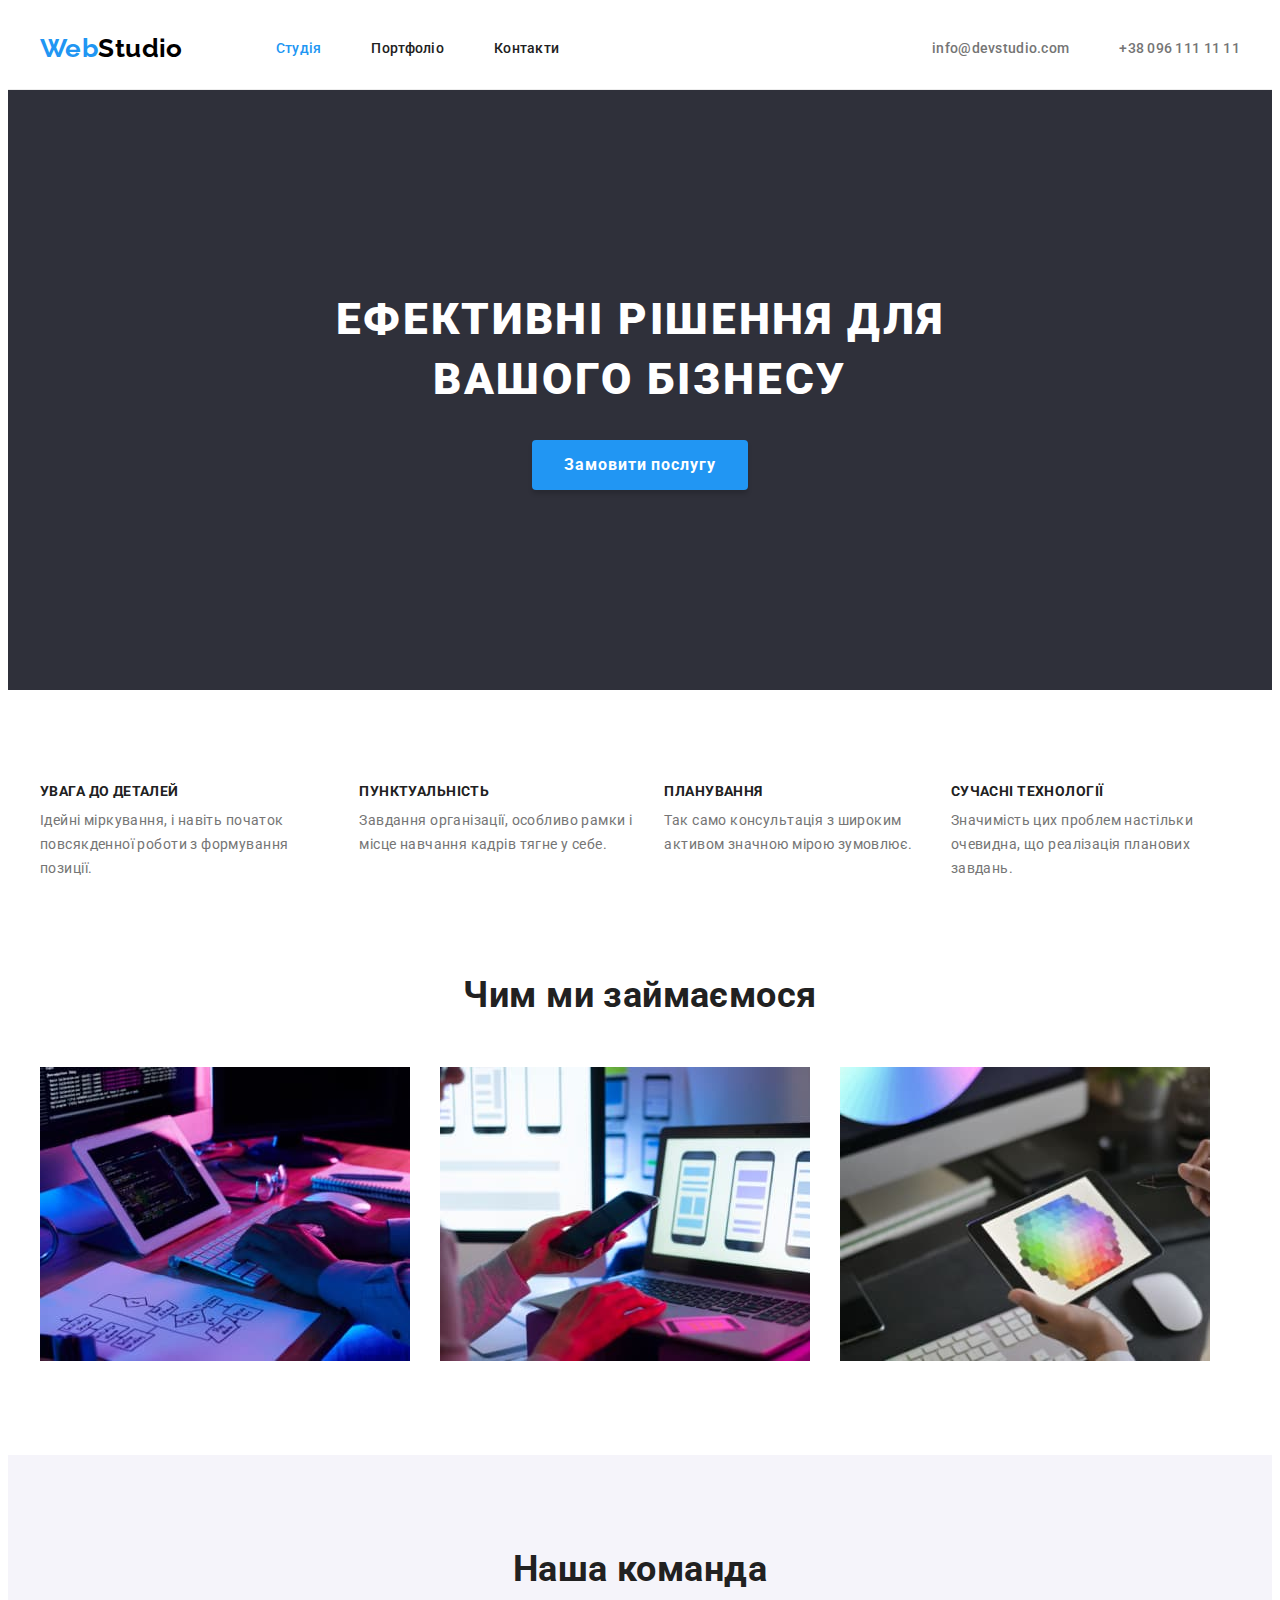
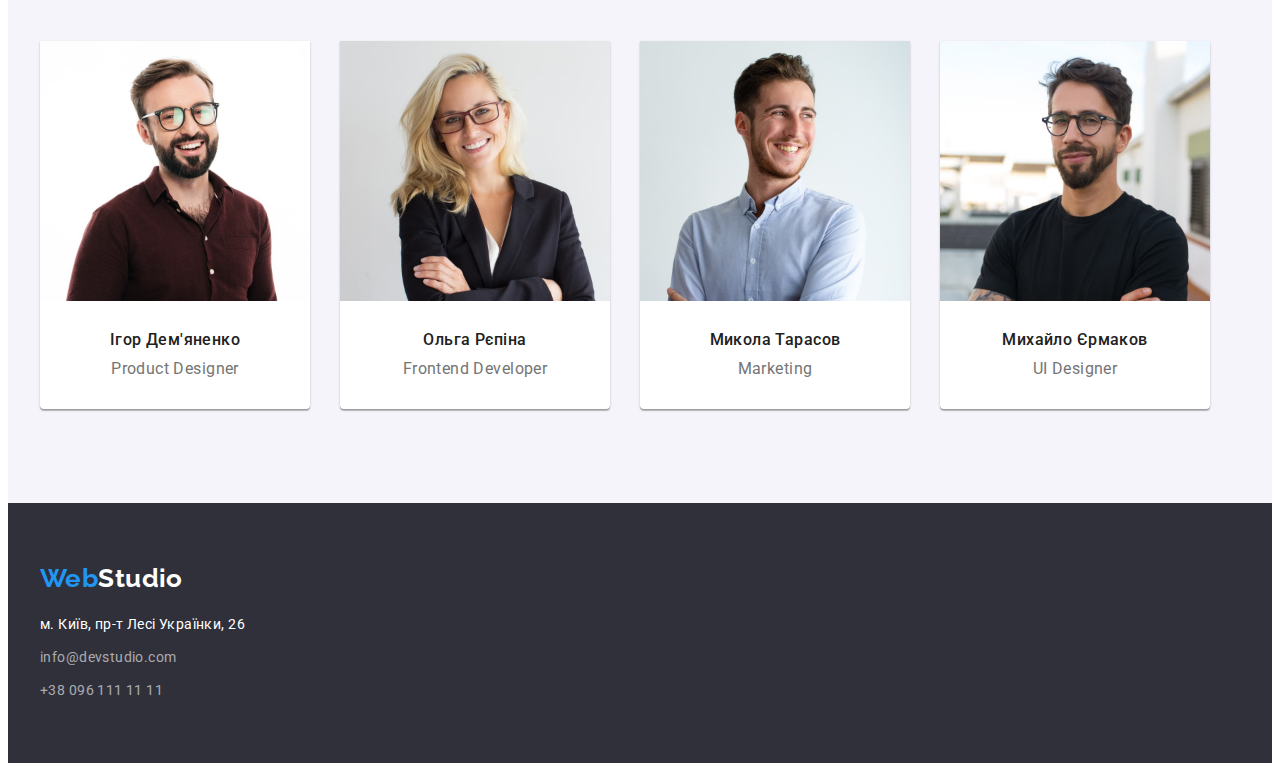
<file: index.html>
<!DOCTYPE html>
<html lang="uk">
  <head>
    <meta charset="UTF-8" />
    <meta http-equiv="X-UA-Compatible" content="IE=edge" />
    <meta name="viewport" content="width=device-width, initial-scale=1.0" />
    <title>WebStudio</title>
    <link rel="preconnect" href="https://fonts.googleapis.com" />
    <link rel="preconnect" href="https://fonts.gstatic.com" crossorigin />
    <link
      href="https://fonts.googleapis.com/css2?family=Raleway:wght@700&family=Roboto:wght@400;500;700;900&display=swap"
      rel="stylesheet"
    />
    <link
      rel="stylesheet"
      href="https://cdnjs.cloudflare.com/ajax/libs/modern-normalize/1.1.0/modern-normalize.min.css"
      integrity="sha512-wpPYUAdjBVSE4KJnH1VR1HeZfpl1ub8YT/NKx4PuQ5NmX2tKuGu6U/JRp5y+Y8XG2tV+wKQpNHVUX03MfMFn9Q=="
      crossorigin="anonymous"
      referrerpolicy="no-referrer"
    />
    <link rel="stylesheet" href="./css/styles.css" />
  </head>
  <body>
    <header class="head">
      <!--Логотип-->
      <div class="container head-container">
        <nav class="navigation">
          <a href="index.html" class="logo link"
            >Web<span class="logo-black">Studio</span></a
          >
          <ul class="site-nav list">
            <li>
              <a class="nav-link link current" href="index.html">Студія</a>
            </li>
            <li>
              <a class="nav-link link" href="portfolio.html">Портфоліо</a>
            </li>
            <li><a class="nav-link link" href="index.html">Контакти</a></li>
          </ul>
        </nav>
        <ul class="contacts list">
          <li class="contacts-mail">
            <a class="contacts-link link" href="mailto:info@devstudio.com"
              >info@devstudio.com</a
            >
          </li>
          <li class="contacts-tel">
            <a class="contacts-link link" href="tel:+380961111111"
              >+38 096 111 11 11</a
            >
          </li>
        </ul>
      </div>
    </header>
    <main>
      <section class="hero section">
        <div class="container hero-container">
          <h1 class="hero-title">Ефективні рішення для вашого бізнесу</h1>
          <button class="hero-button" type="button">Замовити послугу</button>
        </div>
      </section>
      <section class="feature section">
        <div class="container">
          <h2 class="visually-hidden">Особливості</h2>
          <ul class="feature-list feature-container">
            <li class="feature-item list">
              <h3 class="feature-head">Увага до деталей</h3>
              <p class="feature-content">
                Ідейні міркування, і навіть початок повсякденної роботи з
                формування позиції.
              </p>
            </li>
            <li class="feature-item list">
              <h3 class="feature-head">Пунктуальність</h3>
              <p class="feature-content">
                Завдання організації, особливо рамки і місце навчання кадрів
                тягне у себе.
              </p>
            </li>
            <li class="feature-item list">
              <h3 class="feature-head">Планування</h3>
              <p class="feature-content">
                Так само консультація з широким активом значною мірою зумовлює.
              </p>
            </li>
            <li class="feature-item list">
              <h3 class="feature-head">Сучасні технології</h3>
              <p class="feature-content">
                Значимість цих проблем настільки очевидна, що реалізація
                планових завдань.
              </p>
            </li>
          </ul>
        </div>
      </section>
      <section class="projects section">
        <div class="container">
          <h2 class="projects-title">Чим ми займаємося</h2>
          <ul class="projects-list projects-container">
            <li class="projects-item list">
              <img src="./images/img1.jpg" alt="Розробка" width="370" />
            </li>
            <li class="projects-item list">
              <img src="./images/img2.jpg" alt="Розробка" width="370" />
            </li>
            <li class="projects-item list">
              <img src="./images/img3.jpg" alt="Розробка" width="370" />
            </li>
          </ul>
        </div>
      </section>
      <section class="team section">
        <div class="container">
          <h2 class="team-title">Наша команда</h2>
          <ul class="team-list team-container">
            <li class="team-item list">
              <img
                class="team-link"
                src="images/img.jpg"
                alt="Дизайнер"
                width="270"
              />
              <div class="team-box">
                <h3 class="team-name">Ігор Дем'яненко</h3>
                <p class="team-post" lang="en">Product Designer</p>
              </div>
            </li>
            <li class="team-item list">
              <img
                class="team-link"
                src="images/img(1).jpg"
                alt="Розробник"
                width="270"
              />
              <div class="team-box">
                <h3 class="team-name">Ольга Рєпіна</h3>
                <p class="team-post" lang="en">Frontend Developer</p>
              </div>
            </li>
            <li class="team-item list">
              <img
                class="team-link"
                src="images/img(2).jpg"
                alt="Маркетолог"
                width="270"
              />
              <div class="team-box">
                <h3 class="team-name">Микола Тарасов</h3>
                <p class="team-post" lang="en">Marketing</p>
              </div>
            </li>
            <li class="team-item list">
              <img
                class="team-link"
                src="images/img(3).jpg"
                alt="UI Дизайнер"
                width="270"
              />
              <div class="team-box">
                <h3 class="team-name">Михайло Єрмаков</h3>
                <p class="team-post" lang="en">UI Designer</p>
              </div>
            </li>
          </ul>
        </div>
      </section>
    </main>
    <footer class="foot">
      <div class="container foot-container">
        <a href="index.html" class="footer-logo link"
          >Web<span class="logo-white">Studio</span></a
        >
        <address class="adress">
          <ul class="adress-list">
            <li class="adress-item list">
              <a
                class="adress-link link"
                href="https://goo.gl/maps/CPtrU1FHBa2aNyZL9"
                target="_blank"
                rel="noopener noreferrer nofollow"
                >м. Київ, пр-т Лесі Українки, 26</a
              >
            </li>
            <li class="adress-item list">
              <a class="adress-adress link" href="mailto:info@devstudio.com"
                >info@devstudio.com</a
              >
            </li>
            <li class="adress-item list">
              <a class="adress-adress link" href="tel:+380961111111"
                >+38 096 111 11 11</a
              >
            </li>
          </ul>
        </address>
      </div>
    </footer>
  </body>
</html>
</file>
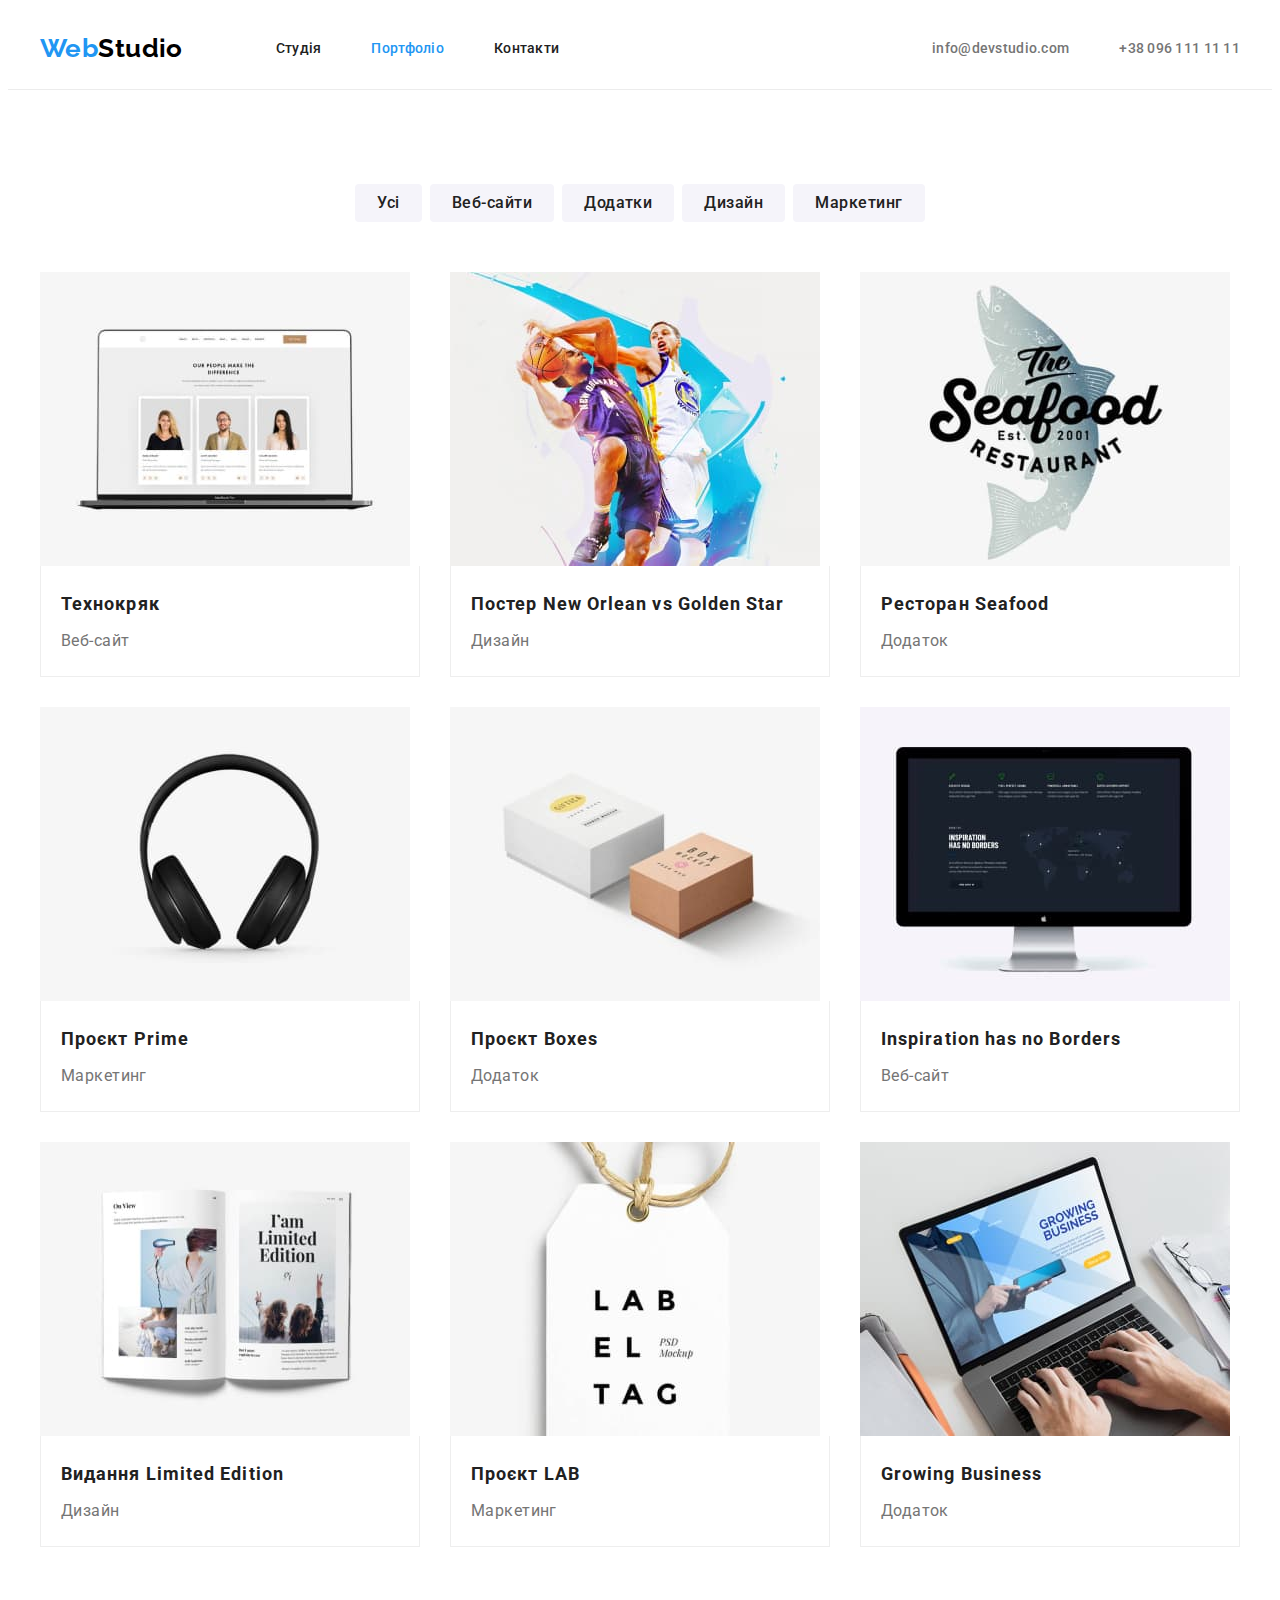
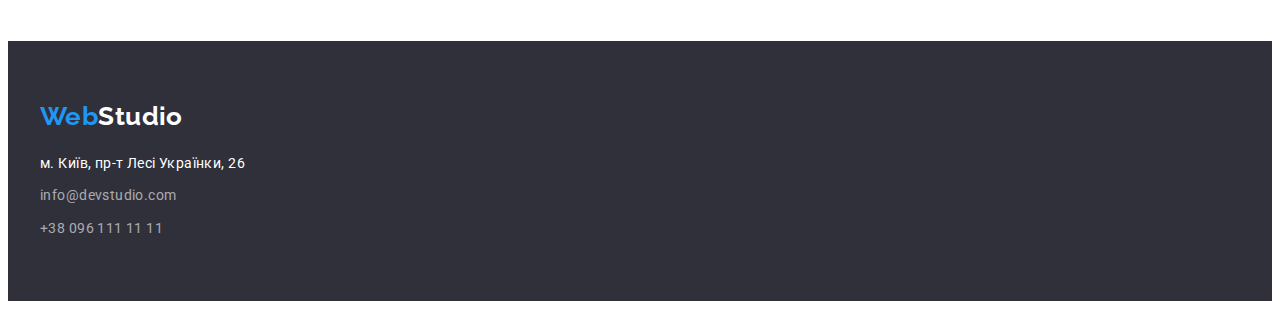
<file: portfolio.html>
<!DOCTYPE html>
<html lang="uk">
  <head>
    <meta charset="UTF-8" />
    <meta http-equiv="X-UA-Compatible" content="IE=edge" />
    <meta name="viewport" content="width=device-width, initial-scale=1.0" />
    <title>WebStudio</title>
    <link rel="preconnect" href="https://fonts.googleapis.com" />
    <link rel="preconnect" href="https://fonts.gstatic.com" crossorigin />
    <link
      href="https://fonts.googleapis.com/css2?family=Raleway:wght@700&family=Roboto:wght@400;500;700;900&display=swap"
      rel="stylesheet"
    />
    <link
      rel="stylesheet"
      href="https://cdnjs.cloudflare.com/ajax/libs/modern-normalize/1.1.0/modern-normalize.min.css"
      integrity="sha512-wpPYUAdjBVSE4KJnH1VR1HeZfpl1ub8YT/NKx4PuQ5NmX2tKuGu6U/JRp5y+Y8XG2tV+wKQpNHVUX03MfMFn9Q=="
      crossorigin="anonymous"
      referrerpolicy="no-referrer"
    />
    <link rel="stylesheet" href="./css/styles.css" />
  </head>
  <body>
    <header class="head">
      <div class="container head-container">
        <!--Логотип-->
        <nav class="navigation">
          <a href="index.html" class="logo link"
            >Web<span class="logo-black">Studio</span></a
          >
          <ul class="site-nav list">
            <li><a class="nav-link link" href="index.html">Студія</a></li>
            <li>
              <a class="nav-link link current" href="portfolio.html"
                >Портфоліо</a
              >
            </li>
            <li><a class="nav-link link" href="index.html">Контакти</a></li>
          </ul>
        </nav>
        <ul class="contacts list">
          <li class="contacts-mail">
            <a class="contacts-link link" href="mailto:info@devstudio.com"
              >info@devstudio.com</a
            >
          </li>
          <li class="contacts-tel">
            <a class="contacts-link link" href="tel:+380961111111"
              >+38 096 111 11 11</a
            >
          </li>
        </ul>
      </div>
    </header>
    <main>
      <section class="galery section">
        <div class="container">
          <h1 class="visually-hidden">Галерея</h1>
          <ul class="galery-list list">
            <li class="list-btn">
              <button class="galery-btn" type="button">Усі</button>
            </li>
            <li class="list-btn">
              <button class="galery-btn" type="button">Веб-сайти</button>
            </li>
            <li class="list-btn">
              <button class="galery-btn" type="button">Додатки</button>
            </li>
            <li class="list-btn">
              <button class="galery-btn" type="button">Дизайн</button>
            </li>
            <li class="list-btn">
              <button class="galery-btn" type="button">Маркетинг</button>
            </li>
          </ul>
          <ul class="galery-photo">
            <li class="galery-card list">
              <img
                class="galery-link"
                src="./images/website.jpg"
                alt="Вебсайт"
                width="370"
              />
              <div class="galery-box">
                <h2 class="galery-title">Технокряк</h2>
                <p class="galery-print">Веб-сайт</p>
              </div>
            </li>
            <li class="galery-card list">
              <img
                class="galery-link"
                src="./images/poster.jpg"
                alt="Баскетболісти"
                width="370"
              />
              <div class="galery-box">
                <h2 class="galery-title" lang="en">
                  Постер New Orlean vs Golden Star
                </h2>
                <p class="galery-print">Дизайн</p>
              </div>
            </li>
            <li class="galery-card list">
              <img
                class="galery-link"
                src="./images/restaurant.jpg"
                alt="Логотип ресторана"
                width="370"
              />
              <div class="galery-box">
                <h2 class="galery-title" lang="en">Ресторан Seafood</h2>
                <p class="galery-print">Додаток</p>
              </div>
            </li>
            <li class="galery-card list">
              <img
                class="galery-link"
                src="./images/prime.jpg"
                alt="Навушники"
                width="370"
              />
              <div class="galery-box">
                <h2 class="galery-title" lang="en">Проєкт Prime</h2>
                <p class="galery-print">Маркетинг</p>
              </div>
            </li>
            <li class="galery-card list">
              <img
                class="galery-link"
                src="./images/boxes.jpg"
                alt="Коробки"
                width="370"
              />
              <div class="galery-box">
                <h2 class="galery-title" lang="en">Проєкт Boxes</h2>
                <p class="galery-print">Додаток</p>
              </div>
            </li>
            <li class="galery-card list">
              <img
                class="galery-link"
                src="./images/monitor.jpg"
                alt="Монітор"
                width="370"
              />
              <div class="galery-box">
                <h2 class="galery-title" lang="en">
                  Inspiration has no Borders
                </h2>
                <p class="galery-print">Веб-сайт</p>
              </div>
            </li>
            <li class="galery-card list">
              <img
                class="galery-link"
                src="./images/journal.jpg"
                alt="Журнал"
                width="370"
              />
              <div class="galery-box">
                <h2 class="galery-title" lang="en">Видання Limited Edition</h2>
                <p class="galery-print">Дизайн</p>
              </div>
            </li>
            <li class="galery-card list">
              <img
                class="galery-link"
                src="./images/lable.jpg"
                alt="Етикетка"
                width="370"
              />
              <div class="galery-box">
                <h2 class="galery-title" lang="en">Проєкт LAB</h2>
                <p class="galery-print">Маркетинг</p>
              </div>
            </li>
            <li class="galery-card list">
              <img
                class="galery-link"
                src="./images/notebook.jpg"
                alt="Ноутбук"
                width="370"
              />
              <div class="galery-box">
                <h2 class="galery-title" lang="en">Growing Business</h2>
                <p class="galery-print">Додаток</p>
              </div>
            </li>
          </ul>
        </div>
      </section>
    </main>
    <footer class="foot">
      <div class="container foot-container">
        <a class="footer-logo link" href="index.html"
          >Web<span class="logo-white">Studio</span></a
        >
        <address class="adress">
          <ul class="adress-list">
            <li class="adress-item list">
              <a
                class="adress-link link"
                href="https://goo.gl/maps/CPtrU1FHBa2aNyZL9"
                target="_blank"
                rel="noopener noreferrer nofollow"
                >м. Київ, пр-т Лесі Українки, 26</a
              >
            </li>
            <li class="adress-item list">
              <a class="adress-adress link" href="mailto:info@devstudio.com"
                >info@devstudio.com</a
              >
            </li>
            <li class="adress-item list">
              <a class="adress-adress link" href="tel:+380961111111"
                >+38 096 111 11 11</a
              >
            </li>
          </ul>
        </address>
      </div>
    </footer>
  </body>
</html>
</file>
<file: css/styles.css>
:root {
  --main-color-text: #212121;
  --second-color-text: #757575;
  --background-color: #f5f5f5;
  --accent-color: #2196f3;
  --hero-color: #ffffff;
  --background-second-color: #2f303a;
  --logo-color: #000000;
  --border: #eeeeee;
  --section-bg: #f5f4fa;
  --adress-color: rgba(255, 255, 255, 0.6);
  --line-color: #ececec;
  --button-second-color: #188ce8;
}
body {
  font-family: "Roboto", "San-serif";
  color: var(--main-color-text);
  background-color: var(--hero-color);
  font-size: 14px;
  letter-spacing: 0.03em;
}
p,
h1,
h2,
h3,
h4,
h5,
h6 {
  margin: 0;
}
ul,
ol {
  margin: 0;
  padding-left: 0;
}
button {
  cursor: pointer;
  /*display: block;*/
  border: none;
  border-radius: 4px;
}
address {
  font-style: normal;
}
img {
  display: block;
  max-width: 100%;
  height: auto;
}
.section {
  padding-top: 94px;
  padding-bottom: 94px;
}
.container {
  width: 1200px;
  padding: 0 15px;
  margin: 0 auto;
  /*outline: 2px solid tomato;*/
}
.list {
  padding: 0;
  margin: 0;
  list-style: none;
}
.link {
  text-decoration: none;
}
.head {
  border-bottom: 1px solid #ececec;
}
.head-container {
  display: flex;
  align-items: center;
  justify-content: space-between;
}
.logo {
  font-family: "Raleway";
  font-weight: 700;
  font-size: 26px;
  line-height: 1.19;
  color: var(--accent-color);
  margin-right: 93px;
}
.logo-black {
  color: #000000;
}
.navigation {
  display: flex;
  align-items: center;
}
.site-nav {
  display: flex;
  gap: 50px;
  padding-top: 32px;
  padding-bottom: 32px;
}
.contacts {
  display: flex;
  margin-left: auto;
}
.nav-link {
  font-weight: 500;
  line-height: 1.14;
  letter-spacing: 0.02em;
  color: var(--main-color-text);
  padding-top: 32px;
  padding-bottom: 32px;
}
.nav-link:hover,
.nav-link:focus {
  color: var(--accent-color);
}
.current {
  color: var(--accent-color);
}
.contacts-link {
  font-weight: 500;
  font-size: 14px;
  line-height: 1.14;
  letter-spacing: 0.02em;
  color: var(--second-color-text);
  padding-top: 32px;
  padding-bottom: 32px;
}
.contacts-link:hover,
.contacts-link:focus {
  color: var(--accent-color);
}
.contacts-tel {
  margin-left: 50px;
}
/*-----------HERO----------------*/
.hero {
  background: var(--background-second-color);
  padding-top: 200px;
  padding-bottom: 200px;
  text-align: center;
}
/*.hero-container {
  text-align: center;
}*/
.hero-title {
  font-weight: 900;
  font-size: 44px;
  line-height: 1.36;
  text-align: center;
  letter-spacing: 0.06em;
  text-transform: uppercase;
  color: var(--hero-color);
  width: 696px;
  justify-content: center;
  margin-left: auto;
  margin-right: auto;
  margin-bottom: 30px;
}
.hero-button {
  font-family: inherit;
  font-weight: 700;
  font-size: 16px;
  line-height: 1.87;
  align-items: center;
  text-align: center;
  letter-spacing: 0.06em;
  color: var(--hero-color);
  background: var(--accent-color);
  box-shadow: 0px 4px 4px rgba(0, 0, 0, 0.15);
  min-width: 216px;
  padding: 10px 32px;
  border: none;
}
.hero-button:hover,
.hero-button:focus {
  background-color: var(--button-second-color);
}
/*-----------------FEATURES--------------------*/

.visually-hidden {
  position: absolute;
  white-space: nowrap;
  width: 1px;
  height: 1px;
  overflow: hidden;
  border: 0;
  padding: 0;
  clip: rect(0 0 0 0);
  clip-path: inset(50%);
  margin: -1px;
}
.feature-container {
  display: flex;
  gap: 30px;
}
.feature-head {
  font-weight: 700;
  line-height: 1.14;
  text-transform: uppercase;
  color: var(--main-color-text);
  font-size: 14px;
  margin-bottom: 10px;
}
.feature-content {
  font-size: 14px;
  line-height: 1.71;
  color: var(--second-color-text);
}
/*------------PROJECTS---------*/

.projects.section {
  padding-top: 0;
}
.projects-title {
  font-weight: 700;
  font-size: 36px;
  line-height: 1.16;
  text-align: center;
  color: var(-main-color-text);
  margin-bottom: 50px;
}
.projects-container {
  display: flex;
  gap: 30px;
}
/*----------------TEAM---------------*/
.team {
  background: #f5f4fa;
}
.team-title {
  font-weight: 700;
  font-size: 36px;
  line-height: 1.16;
  text-align: center;
  color: var(--main-color-text);
  margin-bottom: 50px;
}
.team-container {
  display: flex;
  gap: 30px;
}
.team-box {
  padding-top: 30px;
  padding-bottom: 30px;
}
.team-name {
  font-weight: 500;
  font-size: 16px;
  line-height: 1.18;
  text-align: center;
  color: var(--main-color-text);
  margin-bottom: 10px;
}
.team-post {
  font-size: 16px;
  line-height: 1.18;
  text-align: center;
  color: var(--second-color-text);
}
.team-item {
  background: var(--hero-color);
  box-shadow: 0px 1px 3px rgba(0, 0, 0, 0.12), 0px 1px 1px rgba(0, 0, 0, 0.14),
    0px 2px 1px rgba(0, 0, 0, 0.2);
  border-radius: 0px 0px 4px 4px;
}
/*------------FOOTER--------------*/
.foot {
  background: var(--background-second-color);
  padding-top: 60px;
  padding-bottom: 60px;
}
.footer-logo {
  font-family: "Raleway";
  font-weight: 700;
  font-size: 26px;
  line-height: 1.19;
  color: var(--accent-color);
  margin-bottom: 20px;
  display: inline-block;
}
.logo-white {
  color: var(--hero-color);
}
.adress-item:not(:last-child) {
  margin-bottom: 9px;
}
.adress-link {
  font-style: normal;
  line-height: 1.71;
  color: var(--hero-color);
}
.adress-link:hover,
.adress-link:focus {
  color: var(--accent-color);
}
.adress-adress {
  font-style: normal;
  font-weight: 400;
  line-height: 1.71;
  color: var(--adress-color);
}
.adress-adress:hover,
.adress-item:focus {
  color: var(--accent-color);
}
/*---------PORTFOLIO-----------*/
/*-------------BUTTONS------------*/

.visually-hidden {
  position: absolute;
  white-space: nowrap;
  width: 1px;
  height: 1px;
  overflow: hidden;
  border: 0;
  padding: 0;
  clip: rect(0 0 0 0);
  clip-path: inset(50%);
  margin: -1px;
}
.galery {
  padding-top: 94px;
  padding-bottom: 94px;
}
.galery-list {
  display: flex;
  justify-content: center;
  gap: 8px;
  margin-bottom: 50px;
}
.galery-btn {
  font-family: inherit;
  font-weight: 500;
  font-size: 16px;
  line-height: 1.62;
  text-align: center;
  letter-spacing: 0.03em;
  color: var(--main-color-text);
  background: #f5f4fa;
  cursor: pointer;
  border-radius: 4px;
  padding: 6px 22px;
  border-color: transparent;
  border: none;
}
.galery-btn:hover,
.galery-btn:focus {
  background-color: var(--accent-color);
  color: var(--hero-color);
}
.galery-photo {
  display: flex;
  flex-wrap: wrap;
  gap: 30px;
}
.galery-card {
  flex-basis: calc((100% - 60px) / 3);
  /*border: 1px solid #eeeeee;*/
}
.galery-box {
  padding: 20px 20px;
  border: 1px solid #eeeeee;
  border-top: none;
}
.galery-title {
  font-weight: 700;
  font-size: 18px;
  line-height: 2;
  letter-spacing: 0.06em;
  color: var(--main-color-text);
  margin-bottom: 4px;
}
.galery-print {
  font-weight: 400;
  font-size: 16px;
  line-height: 1.87;
  color: var(--second-color-text);
}
</file>
